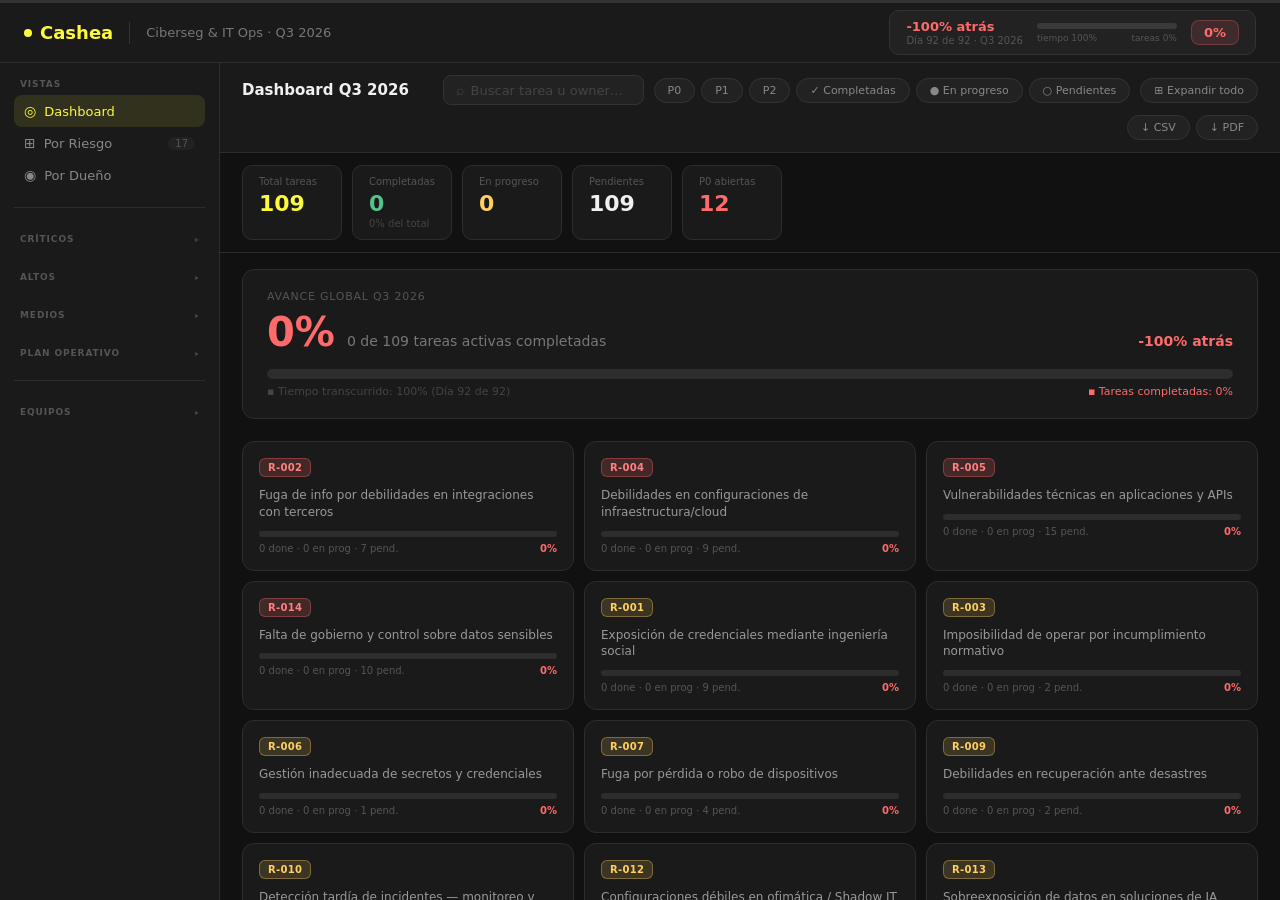
<file: Tareas del Q/ciberseg-tracker/index.html>
<!DOCTYPE html>
<html lang="es">
<head>
<meta charset="UTF-8">
<meta name="viewport" content="width=device-width, initial-scale=1.0">
<meta http-equiv="Content-Security-Policy" content="default-src 'self' https://fonts.googleapis.com https://fonts.gstatic.com; script-src 'self' 'unsafe-inline'; style-src 'self' 'unsafe-inline' https://fonts.googleapis.com; font-src https://fonts.gstatic.com; img-src 'self' data:; connect-src 'none';">
<title>Cashea · Ciberseg & IT Ops Q3 2026</title>
<link href="https://fonts.googleapis.com/css2?family=Poppins:wght@400;500;600;700&display=swap" rel="stylesheet">
<style>
* { box-sizing: border-box; margin: 0; padding: 0; }

body {
  font-family: 'Poppins', system-ui, sans-serif;
  background: #111111;
  color: #F0F0F0;
  height: 100vh;
  overflow: hidden;
  display: flex;
  flex-direction: column;
}

/* ── PACE BAR top ── */
#pace-bar {
  height: 3px;
  background: #2a2a2a;
  position: relative;
  flex-shrink: 0;
}
#pace-time-fill { position: absolute; top:0; left:0; height:100%; background:#333; }
#pace-task-fill { position: absolute; top:0; left:0; height:100%; transition: width .6s; }

/* ── HEADER ── */
header {
  height: 60px;
  background: #1A1A1A;
  border-bottom: 1px solid #2D2D2D;
  display: flex;
  align-items: center;
  padding: 0 24px;
  gap: 16px;
  flex-shrink: 0;
}
.logo {
  font-size: 18px;
  font-weight: 700;
  color: #FDFA3D;
  display: flex;
  align-items: center;
  gap: 8px;
}
.logo-dot { width: 8px; height: 8px; border-radius: 50%; background: #FDFA3D; }
.header-sep { width: 1px; height: 22px; background: #333; }
.header-label { font-size: 13px; color: #777; font-weight: 400; }

.pace-widget {
  margin-left: auto;
  display: flex;
  align-items: center;
  gap: 14px;
  background: #222;
  border: 1px solid #333;
  border-radius: 10px;
  padding: 8px 16px;
}
.pace-widget-text { display: flex; flex-direction: column; gap: 1px; }
.pace-main { font-size: 13px; font-weight: 600; }
.pace-sub  { font-size: 10px; color: #555; }
.pace-track-wrap { display: flex; flex-direction: column; gap: 4px; }
.pace-track {
  width: 140px; height: 6px;
  background: #2D2D2D;
  border-radius: 3px;
  position: relative;
  overflow: hidden;
}
.pace-track-time { position:absolute; top:0; left:0; height:100%; background: #3a3a3a; border-radius:3px; }
.pace-track-tasks { position:absolute; top:0; left:0; height:100%; border-radius:3px; transition: width .6s; }
.pace-legend { display:flex; justify-content:space-between; font-size:9px; color:#555; }
.pace-pct-chip {
  font-size: 13px; font-weight: 700;
  padding: 4px 12px; border-radius: 8px;
  flex-shrink: 0;
}

/* ── APP BODY ── */
.app-body {
  display: flex;
  flex: 1;
  overflow: hidden;
}

/* ── SIDEBAR ── */
nav {
  width: 220px;
  background: #1A1A1A;
  border-right: 1px solid #2D2D2D;
  overflow-y: auto;
  flex-shrink: 0;
  display: flex;
  flex-direction: column;
  padding-bottom: 20px;
}
nav::-webkit-scrollbar { width: 4px; }
nav::-webkit-scrollbar-thumb { background: #333; border-radius: 2px; }

.nav-section { padding: 6px 14px; }
.nav-section-label {
  display: flex; align-items: center; justify-content: space-between;
  font-size: 9px; font-weight: 700;
  color: #555; letter-spacing: .1em;
  text-transform: uppercase;
  padding: 10px 6px 6px;
  cursor: pointer; user-select: none;
  transition: color .15s;
}
.nav-section-label:hover { color: #888; }
.nav-section-label .nav-arrow {
  font-size: 8px; color: #444;
  transition: transform .2s;
}
.nav-section.collapsed .nav-arrow { transform: rotate(-90deg); }
.nav-section-items { overflow: hidden; }
.nav-section.collapsed .nav-section-items { display: none; }
.nav-item {
  display: flex; align-items: center;
  gap: 8px; padding: 8px 10px;
  border-radius: 8px; cursor: pointer;
  font-size: 13px; color: #888;
  transition: background .15s, color .15s;
}
.nav-item:hover { background: #222; color: #CCC; }
.nav-item.active { background: rgba(253,250,61,.1); color: #FDFA3D; }
.nav-dot { width: 8px; height: 8px; border-radius: 50%; flex-shrink: 0; }
.nav-dot-critico { background: #FF6B6B; }
.nav-dot-alto    { background: #FFD060; }
.nav-dot-medio   { background: #52C48A; }
.nav-dot-plan    { background: #7BB3F0; }
.nav-txt { flex: 1; overflow: hidden; text-overflow: ellipsis; white-space: nowrap; }
.nav-badge {
  font-size: 10px; color: #555;
  background: #222; border-radius: 10px;
  padding: 1px 7px; flex-shrink: 0;
}
.nav-item.active .nav-badge { background: rgba(253,250,61,.15); color: #FDFA3D; }
.nav-sep { height: 1px; background: #2D2D2D; margin: 10px 14px; }

/* ── MAIN ── */
main {
  flex: 1;
  display: flex;
  flex-direction: column;
  overflow: hidden;
}

/* ── TOOLBAR ── */
.toolbar {
  background: #1A1A1A;
  border-bottom: 1px solid #2D2D2D;
  padding: 12px 22px;
  display: flex;
  align-items: center;
  gap: 10px;
  flex-shrink: 0;
  flex-wrap: wrap;
}
.toolbar-title { font-size: 15px; font-weight: 600; color: #F0F0F0; flex: 1; min-width: 80px; }
.search-box {
  display: flex; align-items: center; gap: 7px;
  background: #222; border: 1px solid #333;
  border-radius: 8px; padding: 6px 12px;
}
.search-box input {
  background: none; border: none; outline: none;
  font-family: inherit; font-size: 13px;
  color: #F0F0F0; width: 160px;
}
.search-box input::placeholder { color: #444; }
.search-ico { color: #444; font-size: 14px; }

.pills { display: flex; gap: 6px; flex-wrap: wrap; }
.pill {
  font-size: 11px; font-family: inherit;
  padding: 5px 13px; border-radius: 20px;
  border: 1px solid #333; background: #222;
  color: #888; cursor: pointer;
  transition: all .15s;
}
.pill:hover { border-color: #444; color: #CCC; }
.pill.active-p0  { background: rgba(255,107,107,.15); border-color: rgba(255,107,107,.4); color: #FF6B6B; }
.pill.active-p1  { background: rgba(255,208,96,.12);  border-color: rgba(255,208,96,.35); color: #FFD060; }
.pill.active-p2  { background: #2A2A2A; border-color: #444; color: #CCC; }
.pill.active-done { background: rgba(82,196,138,.12); border-color: rgba(82,196,138,.35); color: #52C48A; }
.pill.active-in_progress { background: rgba(253,250,61,.08); border-color: rgba(253,250,61,.25); color: #FDFA3D; }
.pill.active-todo { background: #222; border-color: #444; color: #CCC; }

/* ── STATS ── */
.stats {
  display: flex; gap: 10px;
  padding: 12px 22px;
  border-bottom: 1px solid #2D2D2D;
  flex-shrink: 0;
  overflow-x: auto;
}
.stats::-webkit-scrollbar { height: 3px; }
.stat {
  flex-shrink: 0; min-width: 100px;
  background: #1A1A1A; border: 1px solid #2D2D2D;
  border-radius: 10px; padding: 10px 16px;
}
.stat-label { font-size: 10px; color: #555; margin-bottom: 4px; }
.stat-val { font-size: 22px; font-weight: 700; color: #F0F0F0; }
.stat-val.yellow { color: #FDFA3D; }
.stat-val.green  { color: #52C48A; }
.stat-val.amber  { color: #FFD060; }
.stat-val.red    { color: #FF6B6B; }
.stat-sub { font-size: 10px; color: #444; margin-top: 2px; }

/* ── CONTENT SCROLL ── */
.content {
  flex: 1; overflow-y: auto;
  padding: 16px 22px;
  display: flex; flex-direction: column; gap: 8px;
}
.content::-webkit-scrollbar { width: 5px; }
.content::-webkit-scrollbar-thumb { background: #2D2D2D; border-radius: 3px; }

/* ── RISK CARD ── */
.risk-card {
  border: 1px solid #2D2D2D;
  border-radius: 12px;
  overflow: hidden;
  background: #1A1A1A;
  transition: border-color .15s;
  flex-shrink: 0;
}
.risk-card:hover { border-color: #3A3A3A; }

.risk-header {
  display: flex; align-items: center; gap: 14px;
  padding: 16px 20px;
  cursor: pointer; user-select: none;
  background: #1A1A1A;
}
.risk-header:hover { background: #1E1E1E; }

.risk-id {
  font-size: 11px; font-weight: 700;
  padding: 4px 10px; border-radius: 6px;
  flex-shrink: 0; letter-spacing: .03em;
  font-family: inherit;
}
.risk-id.critico { background: rgba(255,107,107,.18); color: #FF8080; border: 1px solid rgba(255,107,107,.35); }
.risk-id.alto    { background: rgba(255,208,96,.15);  color: #FFD060; border: 1px solid rgba(255,208,96,.35); }
.risk-id.medio   { background: rgba(82,196,138,.15);  color: #52C48A; border: 1px solid rgba(82,196,138,.35); }
.risk-id.plan    { background: rgba(123,179,240,.15); color: #7BB3F0; border: 1px solid rgba(123,179,240,.35); }

.risk-name {
  flex: 1;
  font-size: 14px; font-weight: 500;
  color: #F0F0F0; line-height: 1.4;
}

.risk-meta {
  display: flex; align-items: center; gap: 16px;
  flex-shrink: 0;
}
.risk-sev-label {
  font-size: 10px; font-weight: 600;
  text-transform: uppercase; letter-spacing: .07em;
  color: #555;
}
.risk-counter { font-size: 11px; color: #555; }
.risk-prog {
  display: flex; align-items: center; gap: 10px;
}
.prog-bar {
  width: 80px; height: 5px;
  background: #2D2D2D; border-radius: 3px; overflow: hidden;
}
.prog-fill { height: 100%; border-radius: 3px; transition: width .4s; }
.prog-pct { font-size: 12px; font-weight: 700; min-width: 34px; text-align: right; }
.chevron {
  font-size: 12px; color: #444;
  transition: transform .2s; flex-shrink: 0;
}
.risk-card.open .chevron { transform: rotate(180deg); }

/* ── TASKS BODY ── */
.tasks-body { display: none; }
.risk-card.open .tasks-body { display: block; }

.task-row {
  display: flex; align-items: flex-start;
  gap: 12px; padding: 12px 20px;
  border-top: 1px solid #222;
  background: #161616;
  transition: background .1s;
}
.task-row:hover { background: #1C1C1C; }
.task-row:last-child { border-radius: 0 0 11px 11px; }

/* status toggle */
.status-btn {
  width: 20px; height: 20px; border-radius: 50%;
  border: 2px solid #333; background: transparent;
  cursor: pointer; flex-shrink: 0; margin-top: 2px;
  display: flex; align-items: center; justify-content: center;
  transition: all .15s; font-size: 11px;
}
.status-btn.todo:hover { border-color: #FFD060; }
.status-btn.in_progress {
  border-color: #FFD060;
  background: rgba(255,208,96,.15);
}
.status-btn.in_progress::after {
  content: ''; width: 8px; height: 8px;
  border-radius: 50%; background: #FFD060;
}
.status-btn.done { border-color: #52C48A; background: #52C48A; }
.status-btn.done::after { content: '✓'; color: #111; font-weight: 800; font-size: 12px; }

.task-info { flex: 1; min-width: 0; }
.task-title {
  font-size: 13px; font-weight: 400;
  color: #DDDDDD; line-height: 1.5;
}
.task-row.done .task-title { color: #444; text-decoration: line-through; }
.task-row.dismissed { opacity: .45; }
.task-row.dismissed .task-title { color: #555; text-decoration: line-through; }
.dismiss-btn {
  background: none; border: none; cursor: pointer;
  font-size: 15px; color: #333; padding: 2px 4px;
  flex-shrink: 0; align-self: flex-start; margin-top: 1px;
  transition: color .15s; line-height: 1;
}
.dismiss-btn:hover { color: #FF6B6B; }
.dismiss-btn.dismissed { color: #FF6B6B; }

.task-chips {
  display: flex; flex-wrap: wrap;
  gap: 5px; margin-top: 6px;
}
.chip {
  font-size: 10px; font-weight: 500;
  padding: 2px 8px; border-radius: 5px;
  white-space: nowrap;
}
.chip-owner  { background: #222; color: #888; border: 1px solid #2D2D2D; cursor: pointer; }
.chip-owner:hover { border-color: #444; color: #BBB; }
.chip-owner.owner-active { background: rgba(253,250,61,.12); color: #FDFA3D; border-color: rgba(253,250,61,.3); }
.task-ts { font-size: 10px; color: #3A3A3A; margin-left: 2px; }
.chip-jul    { background: rgba(255,154,92,.12); color: #FF9A5C; }
.chip-ago    { background: rgba(255,208,96,.1);  color: #FFD060; }
.chip-sep    { background: #1E1E1E; color: #555; }
.chip-none   { background: #1E1E1E; color: #444; }
.chip-epic   { background: rgba(123,179,240,.12); color: #7BB3F0; }
.chip-bau    { background: #1E1E1E; color: #444; }
.chip-api    { background: rgba(82,196,138,.1);  color: #52C48A; }

.prio-chip {
  font-size: 10px; font-weight: 700;
  padding: 2px 8px; border-radius: 5px;
  margin-top: 2px; flex-shrink: 0; align-self: flex-start;
}
.prio-P0 { background: rgba(255,107,107,.18); color: #FF6B6B; }
.prio-P1 { background: rgba(255,208,96,.12);  color: #FFD060; }
.prio-P2 { background: #1E1E1E; color: #555; }

/* ── TASK NOTES ── */
.note-btn {
  background: none; border: none; cursor: pointer;
  font-size: 14px; color: #333; padding: 2px 4px;
  flex-shrink: 0; align-self: flex-start; margin-top: 1px;
  transition: color .15s; line-height: 1;
}
.note-btn:hover { color: #777; }
.note-btn.has-note { color: #FDFA3D; }
.note-area {
  display: none;
  padding: 0 20px 12px 52px;
  background: #161616;
  border-top: 1px dashed #222;
}
.note-area.open { display: block; }
.note-textarea {
  width: 100%; min-height: 72px;
  background: #1A1A1A; border: 1px solid #2D2D2D;
  border-radius: 8px; padding: 10px 12px;
  font-family: inherit; font-size: 12px;
  color: #CCC; resize: vertical; outline: none;
  transition: border-color .15s;
}
.note-textarea:focus { border-color: #444; }
.note-textarea::placeholder { color: #3A3A3A; }

/* ── DASHBOARD ── */
.dash-grid {
  display: grid;
  grid-template-columns: repeat(auto-fill, minmax(280px, 1fr));
  gap: 10px;
}
.dash-card {
  background: #1A1A1A; border: 1px solid #2D2D2D;
  border-radius: 12px; padding: 16px;
  cursor: pointer; transition: border-color .15s;
}
.dash-card:hover { border-color: #3A3A3A; }
.dash-card-top { display: flex; align-items: center; gap: 8px; margin-bottom: 10px; }
.dash-card-title { font-size: 12px; color: #999; flex: 1; line-height: 1.4; }
.dash-prog-bar { height: 6px; background: #2D2D2D; border-radius: 3px; overflow: hidden; margin-bottom: 6px; }
.dash-prog-fill { height: 100%; border-radius: 3px; }
.dash-meta { display: flex; justify-content: space-between; font-size: 10px; color: #555; }

/* ── EMPTY ── */
.empty { text-align: center; padding: 70px; color: #444; font-size: 14px; }

/* ── SCROLLBAR global ── */
::-webkit-scrollbar { width: 5px; height: 5px; }
::-webkit-scrollbar-track { background: transparent; }
::-webkit-scrollbar-thumb { background: #2D2D2D; border-radius: 3px; }
</style>
</head>
<body>


<div id="pace-bar">
  <div id="pace-time-fill"></div>
  <div id="pace-task-fill"></div>
</div>

<header>
  <div class="logo"><div class="logo-dot"></div>Cashea</div>
  <div class="header-sep"></div>
  <div class="header-label">Ciberseg &amp; IT Ops · Q3 2026</div>
  <div class="pace-widget">
    <div class="pace-widget-text">
      <div class="pace-main" id="pw-status">—</div>
      <div class="pace-sub"  id="pw-day">Q3: Jul 1 → Sep 30</div>
    </div>
    <div class="pace-track-wrap">
      <div class="pace-track">
        <div class="pace-track-time"  id="pt-time"></div>
        <div class="pace-track-tasks" id="pt-tasks"></div>
      </div>
      <div class="pace-legend">
        <span id="pl-time">tiempo 0%</span>
        <span id="pl-tasks">tareas 0%</span>
      </div>
    </div>
    <div class="pace-pct-chip" id="pw-chip">0%</div>
  </div>
</header>

<div class="app-body">

  <!-- SIDEBAR -->
  <nav id="sidebar">
    <div class="nav-section">
      <div class="nav-section-label">Vistas</div>
      <div class="nav-item active" data-view="dashboard" onclick="setView('dashboard',this)">
        <span style="font-size:14px">◎</span>
        <span class="nav-txt">Dashboard</span>
      </div>
      <div class="nav-item" data-view="risks" onclick="setView('risks',this)">
        <span style="font-size:14px">⊞</span>
        <span class="nav-txt">Por Riesgo</span>
        <span class="nav-badge" id="badge-count">17</span>
      </div>
      <div class="nav-item" data-view="owner" onclick="setView('owner',this)">
        <span style="font-size:14px">◉</span>
        <span class="nav-txt">Por Dueño</span>
      </div>
    </div>

    <div class="nav-sep"></div>

    <div class="nav-section collapsed" id="ns-critico">
      <div class="nav-section-label" onclick="toggleNavSection('ns-critico')">
        <span>Críticos</span><span class="nav-arrow">▾</span>
      </div>
      <div class="nav-section-items" id="nav-critico"></div>
    </div>
    <div class="nav-section collapsed" id="ns-alto">
      <div class="nav-section-label" onclick="toggleNavSection('ns-alto')">
        <span>Altos</span><span class="nav-arrow">▾</span>
      </div>
      <div class="nav-section-items" id="nav-alto"></div>
    </div>
    <div class="nav-section collapsed" id="ns-medio">
      <div class="nav-section-label" onclick="toggleNavSection('ns-medio')">
        <span>Medios</span><span class="nav-arrow">▾</span>
      </div>
      <div class="nav-section-items" id="nav-medio"></div>
    </div>
    <div class="nav-section collapsed" id="ns-plan">
      <div class="nav-section-label" onclick="toggleNavSection('ns-plan')">
        <span>Plan Operativo</span><span class="nav-arrow">▾</span>
      </div>
      <div class="nav-section-items" id="nav-plan"></div>
    </div>

    <div class="nav-sep"></div>

    <div class="nav-section collapsed" id="ns-teams">
      <div class="nav-section-label" onclick="toggleNavSection('ns-teams')">
        <span>Equipos</span><span class="nav-arrow">▾</span>
      </div>
      <div class="nav-section-items" id="nav-teams"></div>
    </div>
  </nav>

  <!-- MAIN -->
  <main>
    <div class="toolbar">
      <span class="toolbar-title" id="toolbar-title">Dashboard Q3 2026</span>
      <div class="search-box">
        <span class="search-ico">⌕</span>
        <input id="search" type="text" placeholder="Buscar tarea u owner…" oninput="renderMain()">
      </div>
      <div class="pills">
        <button class="pill" data-f="P0"          onclick="togglePill(this,'P0')">P0</button>
        <button class="pill" data-f="P1"          onclick="togglePill(this,'P1')">P1</button>
        <button class="pill" data-f="P2"          onclick="togglePill(this,'P2')">P2</button>
        <button class="pill" data-f="done"        onclick="togglePill(this,'done')">✓ Completadas</button>
        <button class="pill" data-f="in_progress" onclick="togglePill(this,'in_progress')">● En progreso</button>
        <button class="pill" data-f="todo"        onclick="togglePill(this,'todo')">○ Pendientes</button>
      </div>
      <button class="pill" id="expand-btn" onclick="toggleExpandAll()">⊞ Expandir todo</button>
      <span id="owner-filter-chip" onclick="clearOwnerFilter()" style="display:none;align-items:center;gap:4px;font-size:11px;font-weight:600;padding:4px 10px;border-radius:20px;background:rgba(253,250,61,.12);color:#FDFA3D;border:1px solid rgba(253,250,61,.3);cursor:pointer"></span>
      <div style="margin-left:auto;display:flex;gap:6px">
        <button class="pill" onclick="exportCSV()" title="Exportar CSV">↓ CSV</button>
        <button class="pill" onclick="exportPDF()" title="Exportar PDF">↓ PDF</button>
      </div>
    </div>

    <div class="stats" id="stats"></div>
    <div class="content" id="content"></div>
  </main>
</div>

<script>
// ═══════════════════════════════════════════════════════
//  DATA
// ═══════════════════════════════════════════════════════
const RISKS = [
  {id:'R-002',sev:'critico',title:'Fuga de info por debilidades en integraciones con terceros'},
  {id:'R-004',sev:'critico',title:'Debilidades en configuraciones de infraestructura/cloud'},
  {id:'R-005',sev:'critico',title:'Vulnerabilidades técnicas en aplicaciones y APIs'},
  {id:'R-014',sev:'critico',title:'Falta de gobierno y control sobre datos sensibles'},
  {id:'R-001',sev:'alto',   title:'Exposición de credenciales mediante ingeniería social'},
  {id:'R-003',sev:'alto',   title:'Imposibilidad de operar por incumplimiento normativo'},
  {id:'R-006',sev:'alto',   title:'Gestión inadecuada de secretos y credenciales'},
  {id:'R-007',sev:'alto',   title:'Fuga por pérdida o robo de dispositivos'},
  {id:'R-009',sev:'alto',   title:'Debilidades en recuperación ante desastres'},
  {id:'R-010',sev:'alto',   title:'Detección tardía de incidentes — monitoreo y logs'},
  {id:'R-012',sev:'alto',   title:'Configuraciones débiles en ofimática / Shadow IT'},
  {id:'R-013',sev:'alto',   title:'Sobreexposición de datos en soluciones de IA'},
  {id:'R-015',sev:'alto',   title:'Accesos no autorizados por falta de gobierno IAM'},
  {id:'R-016',sev:'alto',   title:'Fraude por suplantación de identidad digital de Cashea'},
  {id:'R-008',sev:'medio',  title:'Código malicioso en endpoints corporativos'},
  {id:'R-011',sev:'medio',  title:'Fallas ambientales o acceso físico no controlado'},
  {id:'IT-OPS',sev:'plan',  title:'IT Operations Plan Q3'},
];

const TASKS = [
  {id:'t001',risk:'R-002',title:'Evaluación TPRM de proveedores → 40% de 163 terceros evaluados (hoy 21%)',owner:'Moni + Nico',team:'GRC',type:'BAU',due:'sep',prio:'P1'},
  {id:'t002',risk:'R-002',title:'Inclusión cláusulas de seguridad en contratos → 22% con cláusulas (hoy 9%)',owner:'Moni + Nico',team:'GRC',type:'BAU',due:'sep',prio:'P1'},
  {id:'t003',risk:'R-002',title:'Estándar de integraciones seguras con terceros → 27% de 58 integraciones (hoy 0%)',owner:'DevSecOps',team:'DevSecOps',type:'BAU',due:'sep',prio:'P0'},
  {id:'t004',risk:'R-002',title:'Gestión e intercambio seguro de secretos — SDK CKAX: socializar, inventariar y crear skill/rule',owner:'CloudSec / Jota',team:'CloudSec',type:'EPIC',due:'jul',prio:'P0'},
  {id:'t005',risk:'R-002',title:'Inventario credenciales terceros e internas en SM → 10% de 58 integraciones',owner:'Edgar + Alan',team:'CloudSec',type:'BAU',due:'sep',prio:null},
  {id:'t006',risk:'R-002',title:'Threat Intel para terceros — implementación Checkpoint v2 (hoy v1 cti-news)',owner:'Die + Alan',team:'IRSec',type:'EPIC',due:'ago',prio:'P2'},
  {id:'t007',risk:'R-002',title:'Monitoreo cuentas aliados y alertas por leak de credenciales → 100% casos de uso',owner:'Die + Alan',team:'IRSec',type:'BAU',due:'sep',prio:null},
  {id:'t008',risk:'R-004',title:'Zero Trust — 100% dominios Cashea detrás de Cloudflare (hoy 51%, faltan 27 dominios)',owner:'Edgar + Alan',team:'CloudSec',type:'BAU',due:'sep',prio:'P0'},
  {id:'t009',risk:'R-004',title:'Reducción superficie de ataque — 0 IPs públicas en instancias y BDs (hoy 8)',owner:'Edgar + Alan',team:'CloudSec',type:'EPIC',due:'ago',prio:'P0'},
  {id:'t010',risk:'R-004',title:'Postura seguridad cloud — CSPM automático Trivy+Prowler + dashboard + PoC Wiz (Google)',owner:'Edgar + Alan',team:'CloudSec',type:'EPIC',due:'ago',prio:'P1'},
  {id:'t011',risk:'R-004',title:'CIS compliance cloud — mejorar % en no-prod (hoy 52%) y prod (hoy 54%)',owner:'Edgar + Alan',team:'CloudSec',type:'BAU',due:'sep',prio:'P1'},
  {id:'t012',risk:'R-004',title:'Golden Image para cloud runs — imagen estandarizada en todos los cloud runs',owner:'Jota + Alan / Alexis',team:'DevSecOps',type:'EPIC',due:'sep',prio:'P1'},
  {id:'t013',risk:'R-004',title:'Vuln Management Infra — proceso de escaneo, herramienta interna y tablero',owner:'Edgar + Alan',team:'CloudSec',type:'EPIC',due:'sep',prio:'P2'},
  {id:'t014',risk:'R-004',title:'WARP Cloudflare — configurar egress IP para oficinas VE y split tunnels',owner:'Edgar + Alan',team:'CloudSec',type:'EPIC',due:'jul',prio:'P0'},
  {id:'t015',risk:'R-004',title:'WARP rollout — >95% de 1050 workstations conectadas (hoy 4%, 34 de 1050)',owner:'Edgar + Alan',team:'CloudSec',type:'BAU',due:'ago',prio:null},
  {id:'t016',risk:'R-004',title:'EDR en servidores cloud — 100% con Trend Micro activo (hoy 0%)',owner:'Lu + Ama',team:'Endpoint Sec',type:'BAU',due:'ago',prio:'P0'},
  {id:'t017',risk:'R-005',title:'Vuln Management ASPM — 0% vulns fuera de SLA (hoy 43% de 107 fuera del SLA)',owner:'DevSecOps / Pato',team:'DevSecOps',type:'BAU',due:'sep',prio:'P0'},
  {id:'t018',risk:'R-005',title:'Pipeline seguro CD — Gates y Checks en GCP, 100% PRs y deploys escaneados',owner:'DevSecOps / Pato',team:'DevSecOps',type:'EPIC',due:'sep',prio:'P1'},
  {id:'t019',risk:'R-005',title:'WAF — Cloudflare como primera línea de control + SCP restricción + dashboard',owner:'Gabo + Jota',team:'DevSecOps',type:'EPIC',due:'jul',prio:'P1'},
  {id:'t020',risk:'R-005',title:'Threat Modeling en instancias tempranas — Insurance, IDP, KYC, TRM, Inversiones',owner:'Jota / DevSecOps',team:'DevSecOps',type:'BAU',due:'sep',prio:'P1'},
  {id:'t021',risk:'R-005',title:'Threat Modeling automático con IA — pipeline agente + self service devs',owner:'Gabo + Jota',team:'DevSecOps',type:'EPIC',due:'sep',prio:'P2'},
  {id:'t022',risk:'R-005',title:'Desarrollo Seguro con IA — construir indicadores y mejorar skills y agente',owner:'Jota',team:'DevSecOps',type:'EPIC',due:'sep',prio:'P2'},
  {id:'t023',risk:'R-005',title:'Inventario y test de endpoints (APIs) — 100% inventariados + test de efectividad',owner:'Jota / Gonza',team:'DevSecOps',type:'BAU',due:'jul',prio:'P1'},
  {id:'t024',risk:'R-005',title:'Hardening Github — 100% recomendaciones Legitify implementadas (hoy 36%)',owner:'DevSecOps',team:'DevSecOps',type:'BAU',due:'sep',prio:'P2'},
  {id:'t025',risk:'R-005',title:'Pentest cinta infinita — Loyalty, Wallet, Marketplace, IDP, TRM, CasheaHub',owner:'Jota',team:'AppSec',type:'EPIC',due:'sep',prio:'P1'},
  {id:'t026',risk:'R-005',title:'Pentest Null Point — entregar informe',owner:'Jota',team:'AppSec',type:'EPIC',due:'jul',prio:'P1'},
  {id:'t027',risk:'R-005',title:'Bug Bounty — PoC con Mundo y Wallet',owner:'Jota',team:'AppSec',type:'BAU',due:null,prio:'P1'},
  {id:'t028',risk:'R-005',title:'Pentest Oficinas — ejecutar retest',owner:'Jota',team:'AppSec',type:'EPIC',due:'jul',prio:'P1'},
  {id:'t029',risk:'R-005',title:'SCW — implementar e integrar GHAS+Jira + Learning Path OWASP Cashea',owner:'Kevops / GRC',team:'DevSecOps',type:'EPIC',due:'jul',prio:'P1'},
  {id:'t108',risk:'R-005',title:'Programa Security Champions — diseñar programa formal: responsabilidades, proceso de incorporación',owner:'Jota',team:'AppSec',type:'EPIC',due:'sep',prio:'P1'},
  {id:'t109',risk:'R-005',title:'PoC Kiggu — PoC servicio de Pentest externo continuo',owner:'Offensive',team:'AppSec',type:'EPIC',due:'jul',prio:'P2'},
  {id:'t030',risk:'R-014',title:'Bóveda centralizada datos personales — RFC aceptado, fecha confirmada, implementada',owner:'Duffau / Nico Peralta',team:'DataSec',type:'EPIC',due:null,prio:'P0'},
  {id:'t031',risk:'R-014',title:'Catálogo BigQuery — 100% datasets catalogados con tipo de dato restringido',owner:'Duffau',team:'DataSec',type:'BAU',due:null,prio:'P1'},
  {id:'t032',risk:'R-014',title:'Hardening BQ, Buckets y DBs — 20% BDs, 23% Buckets, 25% BQs en cumplimiento',owner:'Duffau / CloudSec / Devops',team:'DataSec',type:'BAU',due:'sep',prio:'P1'},
  {id:'t033',risk:'R-014',title:'Data Visibility & Logging — activar audit logs en todos los storages + alertas SOC',owner:'Duffau / Nati / Platform',team:'DataSec',type:'API',due:'ago',prio:'P1'},
  {id:'t034',risk:'R-014',title:'Data Retention & Minimization — identificar 100% equipos con PII y enmascarar datos',owner:'Duffau / Nico Peralta',team:'DataSec',type:'EPIC',due:'ago',prio:'P1'},
  {id:'t035',risk:'R-014',title:'Gestión accesos emergency SQL y estrategia para regularizar legacy BigQuery',owner:'Duffau',team:'DataSec',type:'BAU',due:null,prio:'P1'},
  {id:'t036',risk:'R-014',title:'Clasificación y catalogación de datos en otras fuentes',owner:'Duffau',team:'DataSec',type:'BAU',due:null,prio:'P2'},
  {id:'t037',risk:'R-014',title:'Deploy v1 Plataforma Valkyrie / DataShield — gestión owner, inventario, controles y KPIs',owner:'Duffau',team:'DataSec',type:'EPIC',due:null,prio:null},
  {id:'t038',risk:'R-014',title:'[Endpoint] Retirar navegadores no Chrome Enterprise (salvo Edge) → 0 navegadores no autorizados',owner:'Lucia Rasini',team:'Endpoint Sec',type:'EPIC',due:'jul',prio:'P1'},
  {id:'t039',risk:'R-014',title:'[Endpoint] Módulo DLP — activo y políticas configuradas',owner:'Lucia Rasini / Duffau',team:'Endpoint Sec',type:'BAU',due:'ago',prio:'P1'},
  {id:'t040',risk:'R-001',title:'Programa concientización ciberseguridad — >90% avance en 1300 empleados (hoy 85%)',owner:'GRC',team:'GRC',type:'BAU',due:'sep',prio:'P1'},
  {id:'t041',risk:'R-001',title:'Gestión accesos SSO+MFA obligatorio fase 3 — 21 nuevas aplicaciones con SSO',owner:'Agus y Brian',team:'IAM',type:'EPIC',due:'sep',prio:'P0'},
  {id:'t042',risk:'R-001',title:'Cifrado y hardening endpoints — proceso E2E documentado y 100% laptops',owner:'Lucia Rasini',team:'Endpoint Sec',type:'EPIC',due:'ago',prio:'P0'},
  {id:'t043',risk:'R-001',title:'Integración logs críticos al SIEM — Cloudflare WAF, WARP y recursos de red oficinas',owner:'Nati',team:'ObsSec',type:'EPIC',due:'ago',prio:'P1'},
  {id:'t044',risk:'R-001',title:'PAM cuentas privilegiadas — 100% aplicaciones críticas con cuentas de contingencia en PAM',owner:'Agus y Brian',team:'IAM',type:'BAU',due:'sep',prio:'P1'},
  {id:'t045',risk:'R-001',title:'Vishing simulacro C-Level / VPs — ejecución + comunicación awareness de cierre',owner:'GRC',team:'GRC',type:'EPIC',due:'jul',prio:'P2'},
  {id:'t046',risk:'R-001',title:'Phish-prone <10% y reincidentes <5% (hoy 25% y 9% respectivamente)',owner:'GRC',team:'GRC',type:'BAU',due:'sep',prio:'P1'},
  {id:'t047',risk:'R-001',title:'Revisión correos sospechosos — mejorar antispam/antiphishing (380 reportes/mes)',owner:'Lucia y Ama / Moni y Nico',team:'Endpoint Sec',type:'EPIC',due:'ago',prio:'P1'},
  {id:'t048',risk:'R-001',title:'Perfilado de usuarios — documento con perfil y costo TI por grupo',owner:'Ama',team:'IAM',type:'EPIC',due:'ago',prio:'P1'},
  {id:'t049',risk:'R-003',title:'ISO 27001 — 12 políticas SGSI, SoA, alcance del SGSI + reporte periódico de avance',owner:'Moni + Nico',team:'GRC',type:'EPIC',due:'sep',prio:'P1'},
  {id:'t050',risk:'R-003',title:'Controles ISO — mejorar cumplimiento desde 5% en 93 controles + tests (188 y 89)',owner:'Todo el equipo',team:'GRC',type:'BAU',due:'sep',prio:'P1'},
  {id:'t051',risk:'R-006',title:'Rotación segura de credenciales (depende de gestión secretos R-002)',owner:'Alan',team:'CloudSec',type:'BAU',due:null,prio:'P2'},
  {id:'t052',risk:'R-007',title:'Work profile BYOD — 100% dispositivos personales (celulares/tablets) con work profile',owner:'Lucia Rasini',team:'Endpoint Sec',type:'EPIC',due:'sep',prio:'P1'},
  {id:'t053',risk:'R-007',title:'Enrolamiento teléfonos faltantes — 100% de 172 teléfonos en JumpCloud con políticas activas',owner:'Lucia Rasini',team:'Endpoint Sec',type:'BAU',due:'sep',prio:'P1'},
  {id:'t054',risk:'R-007',title:'Linga + bolso (dispositivos físicos de seguridad)',owner:'Ama',team:'IAM',type:'BAU',due:null,prio:'P2'},
  {id:'t055',risk:'R-007',title:'Awareness política uso laptop y ciclo vida activos IT',owner:'Ricci + Ama',team:'GRC',type:'EPIC',due:'ago',prio:'P2'},
  {id:'t056',risk:'R-008',title:'[Endpoint] Categorización Local Apps Trend — 100% apps locales categorizadas en TrendMicro',owner:'Lucia Rasini',team:'Endpoint Sec',type:'BAU',due:'sep',prio:'P1'},
  {id:'t057',risk:'R-008',title:'[Endpoint] Notion Endpoint Security — espacio publicado, accesible y actualizado',owner:'Lucia Rasini',team:'Endpoint Sec',type:'BAU',due:'sep',prio:'P1'},
  {id:'t058',risk:'R-009',title:'BCP — Business Continuity Plan',owner:'Pato Rocca / DevOps',team:'DevSecOps',type:'BAU',due:null,prio:'P1'},
  {id:'t059',risk:'R-009',title:'DRP — Disaster Recovery Plan',owner:'Pato Rocca / DevOps',team:'DevSecOps',type:'BAU',due:null,prio:'P1'},
  {id:'t060',risk:'R-010',title:'SIEM — 60% casos de uso construidos (hoy 29%) + 100% alertas revisadas (hoy 92%)',owner:'ObsSec (Naty)',team:'ObsSec',type:'BAU',due:'sep',prio:'P0'},
  {id:'t061',risk:'R-010',title:'Automatización respuesta incidentes — 40% alertas con respuesta automática (hoy 12%)',owner:'IRSec (Diego)',team:'IRSec',type:'BAU',due:'ago',prio:'P1'},
  {id:'t062',risk:'R-010',title:'Threat Intel — 3 nuevos simulacros + 100% eventos externos analizados',owner:'IRSec (Diego)',team:'IRSec',type:'BAU',due:'sep',prio:'P1'},
  {id:'t063',risk:'R-010',title:'Retención y securización logs — política e implementación para todos los servicios',owner:'ObsSec (Naty)',team:'ObsSec',type:'EPIC',due:'sep',prio:'P2'},
  {id:'t064',risk:'R-010',title:'Agentes AI SOC nivel 1 — 100% alertas atendidas por agente AI (hoy 89%)',owner:'ObsSec + IRSec',team:'ObsSec',type:'BAU',due:'sep',prio:'P1'},
  {id:'t065',risk:'R-010',title:'Procedimiento forensia — toma de evidencia en máquinas virtuales',owner:'IRSec (Diego)',team:'IRSec',type:'EPIC',due:'sep',prio:'P2'},
  {id:'t066',risk:'R-011',title:'Integración PRTG con Extended SOC Nextcom — cobertura nocturna y fines de semana',owner:'IT OPS',team:'IT Ops',type:'BAU',due:'jul',prio:'P1'},
  {id:'t067',risk:'R-012',title:'Hardening Notion — completar 100% configuraciones (hoy 50%)',owner:'GRC',team:'GRC',type:'EPIC',due:'jul',prio:'P1'},
  {id:'t068',risk:'R-012',title:'Hardening Jira',owner:'GRC',team:'GRC',type:'EPIC',due:'ago',prio:'P1'},
  {id:'t069',risk:'R-012',title:'Hardening Miro',owner:'GRC',team:'GRC',type:'EPIC',due:'sep',prio:'P1'},
  {id:'t070',risk:'R-012',title:'Aplicaciones permitidas — whitelist con análisis y justificación',owner:'Moni',team:'GRC',type:'BAU',due:'sep',prio:'P1'},
  {id:'t071',risk:'R-012',title:'Hardening Figma, OpenAI, Claude, Intercom, Guru, HubSpot, Twilio',owner:'GRC',team:'GRC',type:'BAU',due:null,prio:'P2'},
  {id:'t072',risk:'R-012',title:'Chrome Enterprise — 100% políticas CIS aplicadas a todos los endpoints (hoy 0%)',owner:'Lucia Rasini',team:'Endpoint Sec',type:'EPIC',due:'jul',prio:'P1'},
  {id:'t073',risk:'R-012',title:'Categorización Public Cloud Apps Trend — 100% apps cloud categorizadas',owner:'Lucia Rasini',team:'Endpoint Sec',type:'EPIC',due:'jul',prio:'P1'},
  {id:'t074',risk:'R-012',title:'[IAM] DocSend, ILovePDF y similares — revisar y definir gestión o descarte',owner:'IAM',team:'IAM',type:'BAU',due:'sep',prio:'P1'},
  {id:'t075',risk:'R-013',title:'Gen AI Baseline — proceso estándar skills + agente Security Baseline for Humans',owner:'Jota / John Mendoza / Alexis',team:'DevSecOps',type:'EPIC',due:'sep',prio:'P2'},
  {id:'t076',risk:'R-013',title:'Relevamiento plataformas IA — Lunar, LangFuse, n8n, GPT, Claude, Gemini… Discovery + plan',owner:'Jota / John Mendoza',team:'DevSecOps',type:'EPIC',due:'sep',prio:'P1'},
  {id:'t077',risk:'R-013',title:'[IAM] Alta Claude automatización — flujo de alta operativo',owner:'IAM',team:'IAM',type:'EPIC',due:'sep',prio:'P1'},
  {id:'t078',risk:'R-013',title:'[Endpoint] POC Access IA con Trend o revisar opción JumpCloud',owner:'Lucia Rasini / Jota',team:'Endpoint Sec',type:'EPIC',due:null,prio:'P1'},
  {id:'t079',risk:'R-015',title:'Reválida de accesos — 100% aplicaciones revalidadas (GitHub, GCP, Odoo)',owner:'Ama',team:'IAM',type:'BAU',due:'sep',prio:'P2'},
  {id:'t080',risk:'R-015',title:'Findings IAM en GCP Security Command Center — 100% con plan de acción y seguimiento',owner:'IAM / CloudSec',team:'IAM',type:'EPIC',due:'sep',prio:'P1'},
  {id:'t081',risk:'R-015',title:'Proyecto SOD de EY — 100% findings resueltos o mitigados, validado por EY',owner:'IAM',team:'IAM',type:'EPIC',due:'sep',prio:'P0'},
  {id:'t082',risk:'R-015',title:'Migración e integración con Factorial — replicar automatizaciones de altas y bajas',owner:'IAM',team:'IAM',type:'EPIC',due:null,prio:'P1'},
  {id:'t083',risk:'R-015',title:'Servicio chequeo leaks credenciales — integrar Riot, Trend y Checkpoint a IR',owner:'Alan / Die',team:'IRSec',type:'EPIC',due:'sep',prio:'P1'},
  {id:'t084',risk:'R-015',title:'Automatización gestión accesos — quitar aprobación manual IAM en flujos',owner:'IAM',team:'IAM',type:'EPIC',due:'jul',prio:'P1'},
  {id:'t085',risk:'R-016',title:'Brand Protection — crear monitores + SLA 100% casos atendidos',owner:'Die + Alan',team:'IRSec',type:'EPIC',due:'ago',prio:'P1'},
  {id:'t086',risk:'R-016',title:'Awareness Seguridad a Clientes — portal de seguridad + canales oficiales + reporte fraudes',owner:'GRC / Content / Identidad',team:'GRC',type:'EPIC',due:'ago',prio:'P2'},
  {id:'t087',risk:'R-016',title:'Integración contenido awareness en comunicaciones a clientes',owner:'GRC / Content',team:'GRC',type:'EPIC',due:'sep',prio:'P2'},
  {id:'t088',risk:'IT-OPS',title:'SMS — procesos y manuales publicados (compras, ABM equipos, soporte L1)',owner:'IT OPS',team:'IT Ops',type:'BAU',due:'sep',prio:'P1'},
  {id:'t089',risk:'IT-OPS',title:'Dashboard KPIs IT — Looker Studio: equipos, WiFi, sensores, dispositivos de red',owner:'IT OPS',team:'IT Ops',type:'BAU',due:'sep',prio:'P1'},
  {id:'t090',risk:'IT-OPS',title:'Reporte gastos desglosado IT 2026 + costo por usuario calculado',owner:'IT OPS',team:'IT Ops',type:'BAU',due:'sep',prio:'P2'},
  {id:'t091',risk:'IT-OPS',title:'3 nuevos JSM — Legal, Identidad y Servicios Generales operativos',owner:'IT OPS',team:'IT Ops',type:'BAU',due:'sep',prio:'P1'},
  {id:'t092',risk:'IT-OPS',title:'Automatizaciones de compras de proyectos → 100% sin intervención manual',owner:'IT OPS',team:'IT Ops',type:'BAU',due:'sep',prio:'P1'},
  {id:'t093',risk:'IT-OPS',title:'Stack tecnológico + automatizaciones ciclo vida activos en producción con QA aprobado',owner:'IT OPS',team:'IT Ops',type:'BAU',due:'sep',prio:'P1'},
  {id:'t094',risk:'IT-OPS',title:'Agente Rovo para soporte TI desde Slack — resolución de casos L1',owner:'IT OPS',team:'IT Ops',type:'BAU',due:'sep',prio:'P1'},
  {id:'t095',risk:'IT-OPS',title:'Automatizar creación cuentas Apple ID para empleados desde ABM',owner:'IT OPS',team:'IT Ops',type:'BAU',due:'sep',prio:'P1'},
  {id:'t096',risk:'IT-OPS',title:'IT Nacional — Barquisimeto, Lechería, Valencia: 100% estandarizadas con ITSO local',owner:'IT OPS',team:'IT Ops',type:'BAU',due:'sep',prio:'P1'},
  {id:'t097',risk:'IT-OPS',title:'Oficinas Centro Letonia Caracas — 3 nuevas, IT instalado y certificado',owner:'IT OPS',team:'IT Ops',type:'BAU',due:'sep',prio:'P1'},
  {id:'t098',risk:'IT-OPS',title:'Arquitectura y mantenimiento infra Letonia + certificación de red aprobada',owner:'IT OPS',team:'IT Ops',type:'BAU',due:'sep',prio:'P1'},
  {id:'t099',risk:'IT-OPS',title:'Implementación Firewall en oficina Caracas — instalado y en producción',owner:'IT OPS',team:'IT Ops',type:'BAU',due:'sep',prio:'P1'},
  {id:'t100',risk:'IT-OPS',title:'Sistema gestión cajas y garantías — 100% registradas y rastreables',owner:'IT OPS',team:'IT Ops',type:'BAU',due:'sep',prio:'P2'},
  {id:'t101',risk:'IT-OPS',title:'Adecuaciones tecnológicas Piso 9 — mudanza C-Level operativa',owner:'IT OPS',team:'IT Ops',type:'BAU',due:'sep',prio:'P1'},
  {id:'t102',risk:'IT-OPS',title:'Monitoreo flota vehículos GPS — flota corporativa C-Level con monitoreo activo',owner:'IT OPS',team:'IT Ops',type:'BAU',due:'sep',prio:'P1'},
  {id:'t103',risk:'IT-OPS',title:'Baja FreePBX/Maprotel — Twilio como única plataforma de telefonía',owner:'IT OPS',team:'IT Ops',type:'BAU',due:'sep',prio:'P2'},
  {id:'t104',risk:'IT-OPS',title:'Revisión artefactos Atlassian fuera de la organización → 0 proyectos activos externos',owner:'IT OPS',team:'IT Ops',type:'BAU',due:'sep',prio:'P1'},
  {id:'t105',risk:'IT-OPS',title:'Atender auditorías internas — 100% de findings resueltos o mitigados',owner:'IT OPS',team:'IT Ops',type:'BAU',due:'sep',prio:'P1'},
  {id:'t106',risk:'IT-OPS',title:'Caja fuerte piso 18 Bloomberg — adquirida e instalada',owner:'IT OPS',team:'IT Ops',type:'BAU',due:'sep',prio:'P1'},
  {id:'t107',risk:'IT-OPS',title:'Plan estratégico TI Fase 1 — documentada, aprobada e iniciada',owner:'IT OPS',team:'IT Ops',type:'BAU',due:'sep',prio:'P2'},
];

// ═══════════════════════════════════════════════════════
//  STATE
// ═══════════════════════════════════════════════════════
const STORE_KEY = 'cashea_q3_v3';
const NOTES_KEY = 'cashea_q3_notes_v1';
const TS_KEY    = 'cashea_q3_timestamps_v1';
let state = {};
let notes = {};
let timestamps = {};
let openRisks = new Set();
let activeFilters = new Set();
let currentView = 'dashboard';
let riskFilter = null;
let teamFilter = null;
let ownerFilter = null;

function loadState() {
  try { state      = JSON.parse(localStorage.getItem(STORE_KEY)) || {}; } catch { state = {}; }
  try { notes      = JSON.parse(localStorage.getItem(NOTES_KEY)) || {}; } catch { notes = {}; }
  try { timestamps = JSON.parse(localStorage.getItem(TS_KEY))    || {}; } catch { timestamps = {}; }
  TASKS.forEach(t => { if (!state[t.id]) state[t.id] = 'todo'; });
}
function saveState() { localStorage.setItem(STORE_KEY, JSON.stringify(state)); }
function saveTimestamp(id) {
  timestamps[id] = Date.now();
  localStorage.setItem(TS_KEY, JSON.stringify(timestamps));
}

function escapeHTML(str) {
  return String(str)
    .replace(/&/g,'&amp;')
    .replace(/</g,'&lt;')
    .replace(/>/g,'&gt;')
    .replace(/"/g,'&quot;')
    .replace(/'/g,'&#39;');
}

function timeAgo(ts) {
  if (!ts) return '';
  const diff = Math.floor((Date.now() - ts) / 1000);
  if (diff < 60)   return 'hace un momento';
  if (diff < 3600) return `hace ${Math.floor(diff/60)}min`;
  if (diff < 86400) return `hace ${Math.floor(diff/3600)}h`;
  return `hace ${Math.floor(diff/86400)}d`;
}

function cycleStatus(id, ev) {
  ev.stopPropagation();
  if (state[id] === 'dismissed') return; // no ciclar si está desestimada
  const cycle = { todo:'in_progress', in_progress:'done', done:'todo' };
  state[id] = cycle[state[id]] || 'todo';
  saveState(); saveTimestamp(id); renderAll();
}

function toggleDismiss(id, ev) {
  ev.stopPropagation();
  state[id] = state[id] === 'dismissed' ? 'todo' : 'dismissed';
  saveState(); saveTimestamp(id); renderAll();
}

// ── OWNER FILTER ─────────────────────────────────────────
function filterOwner(owner, ev) {
  if (ev) ev.stopPropagation();
  ownerFilter = ownerFilter === owner ? null : owner;
  document.getElementById('owner-filter-chip').textContent =
    ownerFilter ? `👤 ${ownerFilter} ✕` : '';
  document.getElementById('owner-filter-chip').style.display =
    ownerFilter ? 'inline-flex' : 'none';
  renderMain();
}
function clearOwnerFilter() { filterOwner(null); }

// ── EXPORT ───────────────────────────────────────────────
function exportCSV() {
  const rows = [['ID','Riesgo','Título','Owner','Equipo','Tipo','Fecha','Prioridad','Estado','Última actualización','Nota']];
  TASKS.forEach(t => {
    rows.push([
      t.id, t.risk,
      `"${t.title.replace(/"/g,'""')}"`,
      t.owner, t.team, t.type,
      t.due || '', t.prio || '',
      state[t.id] || 'todo',
      timestamps[t.id] ? new Date(timestamps[t.id]).toLocaleString('es-AR') : '',
      `"${(notes[t.id]||'').replace(/"/g,'""')}"`
    ]);
  });
  const csv = rows.map(r => r.join(',')).join('\n');
  const blob = new Blob(['﻿'+csv], { type:'text/csv;charset=utf-8;' });
  const a = document.createElement('a');
  a.href = URL.createObjectURL(blob);
  a.download = `ciberseg-q3-${new Date().toISOString().slice(0,10)}.csv`;
  a.click();
}

function exportPDF() {
  const w = window.open('', '_blank');
  const statusLabel = { todo:'Pendiente', in_progress:'En progreso', done:'Completada' };
  const rows = TASKS.map(t => `
    <tr class="${escapeHTML(state[t.id]||'')}">
      <td>${escapeHTML(t.risk)}</td>
      <td>${escapeHTML(t.title)}</td>
      <td>${escapeHTML(t.owner)}</td>
      <td>${escapeHTML(t.prio||'')}</td>
      <td>${escapeHTML(t.due||'')}</td>
      <td class="st-${escapeHTML(state[t.id]||'')}">${escapeHTML(statusLabel[state[t.id]]||'')}</td>
      <td>${timestamps[t.id] ? new Date(timestamps[t.id]).toLocaleString('es-AR') : '—'}</td>
      <td>${escapeHTML(notes[t.id]||'')}</td>
    </tr>`).join('');
  w.document.write(`<!DOCTYPE html><html><head><meta charset="utf-8">
  <title>Ciberseg Q3 2026</title>
  <style>
    body{font-family:Arial,sans-serif;font-size:11px;color:#111;padding:20px}
    h1{font-size:16px;margin-bottom:4px}p{color:#666;margin-bottom:16px;font-size:11px}
    table{width:100%;border-collapse:collapse}
    th{background:#111;color:#fff;padding:6px 8px;text-align:left;font-size:10px}
    td{padding:5px 8px;border-bottom:1px solid #eee;vertical-align:top}
    tr:nth-child(even) td{background:#f9f9f9}
    .st-done{color:#2a9d5c;font-weight:700}
    .st-in_progress{color:#e6a817;font-weight:700}
    .st-todo{color:#999}
    @media print{body{padding:0}}
  </style></head><body>
  <h1>Ciberseg & IT Ops — Q3 2026</h1>
  <p>Exportado el ${new Date().toLocaleString('es-AR')}</p>
  <table>
    <thead><tr><th>Riesgo</th><th>Tarea</th><th>Owner</th><th>Prio</th><th>Fecha</th><th>Estado</th><th>Último update</th><th>Nota</th></tr></thead>
    <tbody>${rows}</tbody>
  </table>
  <script>window.onload=()=>window.print()<\/script>
  </body></html>`);
  w.document.close();
}

// ═══════════════════════════════════════════════════════
//  FILTERS
// ═══════════════════════════════════════════════════════
function togglePill(btn, f) {
  if (activeFilters.has(f)) { activeFilters.delete(f); btn.className = 'pill'; }
  else { activeFilters.add(f); btn.className = `pill active-${f}`; }
  renderMain();
}

function filtered(tasks) {
  const q = (document.getElementById('search')?.value || '').toLowerCase();
  return tasks.filter(t => {
    if (ownerFilter && t.owner !== ownerFilter) return false;
    if (q && !t.title.toLowerCase().includes(q) && !t.owner.toLowerCase().includes(q)) return false;
    if (!activeFilters.size) return true;
    const prioOk = !['P0','P1','P2'].some(p=>activeFilters.has(p)) || activeFilters.has(t.prio);
    const stOk   = !['todo','in_progress','done'].some(s=>activeFilters.has(s)) || activeFilters.has(state[t.id]);
    return prioOk && stOk;
  });
}

// ═══════════════════════════════════════════════════════
//  PACE
// ═══════════════════════════════════════════════════════
function paceInfo() {
  const now  = new Date();
  const start = new Date('2026-07-01');
  const end   = new Date('2026-09-30');
  const total = 92;
  const elapsed = Math.max(0, Math.min(total, Math.ceil((now - start) / 86400000)));
  const timePct  = Math.round(elapsed / total * 100);
  const active   = TASKS.filter(t => state[t.id] !== 'dismissed').length;
  const done     = TASKS.filter(t => state[t.id] === 'done').length;
  const tasksPct = active ? Math.round(done / active * 100) : 0;
  const diff = tasksPct - timePct;
  let color, label;
  if (elapsed === 0)  { color = '#777'; label = 'Q3 no iniciado'; }
  else if (diff >= 0) { color = '#52C48A'; label = `+${diff}% adelante`; }
  else if (diff >= -15) { color = '#FFD060'; label = `${diff}% atrás`; }
  else                { color = '#FF6B6B'; label = `${diff}% atrás`; }
  return { elapsed, total, timePct, tasksPct, done, color, label };
}

function renderPace() {
  const p = paceInfo();
  // top strip
  document.getElementById('pace-time-fill').style.width  = p.timePct + '%';
  const tf = document.getElementById('pace-task-fill');
  tf.style.width      = p.tasksPct + '%';
  tf.style.background = p.color;
  // widget
  const chip = document.getElementById('pw-chip');
  chip.textContent   = p.tasksPct + '%';
  chip.style.background = p.color + '22';
  chip.style.color      = p.color;
  chip.style.border     = `1px solid ${p.color}44`;
  document.getElementById('pw-status').textContent = p.label;
  document.getElementById('pw-status').style.color  = p.color;
  document.getElementById('pw-day').textContent =
    p.elapsed === 0 ? 'Q3 comienza el 1 Jul 2026' : `Día ${p.elapsed} de ${p.total} · Q3 2026`;
  document.getElementById('pt-time').style.width  = p.timePct + '%';
  const pt = document.getElementById('pt-tasks');
  pt.style.width = p.tasksPct + '%'; pt.style.background = p.color;
  document.getElementById('pl-time').textContent  = `tiempo ${p.timePct}%`;
  document.getElementById('pl-tasks').textContent = `tareas ${p.tasksPct}%`;
}

// ═══════════════════════════════════════════════════════
//  HELPERS
// ═══════════════════════════════════════════════════════
function progColor(pct) {
  if (pct >= 70) return '#52C48A';
  if (pct >= 30) return '#FFD060';
  return '#FF6B6B';
}

function dueChip(due) {
  const map = {
    jul: `<span class="chip chip-jul">Jul</span>`,
    ago: `<span class="chip chip-ago">Ago</span>`,
    sep: `<span class="chip chip-sep">Sep</span>`,
  };
  return map[due] || `<span class="chip chip-none">sin fecha</span>`;
}

function taskHTML(t) {
  const s = state[t.id] || 'todo';
  const typeClass = { EPIC:'chip-epic', BAU:'chip-bau', API:'chip-api' }[t.type] || 'chip-bau';
  const note = notes[t.id] || '';
  const hasNote = note.trim().length > 0;
  const ts = timestamps[t.id] ? `<span class="task-ts">↻ ${timeAgo(timestamps[t.id])}</span>` : '';
  const ownerActive = ownerFilter === t.owner ? ' owner-active' : '';
  return `
  <div class="task-row ${s}" id="row-${t.id}">
    <button class="status-btn ${s}" onclick="cycleStatus('${t.id}',event)" title="Cambiar estado"></button>
    <div class="task-info">
      <div class="task-title">${t.title}</div>
      <div class="task-chips">
        <span class="chip chip-owner${ownerActive}" onclick="filterOwner('${t.owner.replace(/'/g,"\\'")}',event)" title="Filtrar por este owner">◉ ${t.owner}</span>
        ${dueChip(t.due)}
        <span class="chip ${typeClass}">${t.type}</span>
        ${t.prio ? `<span class="prio-chip prio-${t.prio}">${t.prio}</span>` : ''}
        ${ts}
      </div>
      <div class="note-area${hasNote ? ' open' : ''}" id="note-area-${t.id}">
        <textarea class="note-textarea" placeholder="Agregar nota…"
          onchange="saveNote('${t.id}',this.value)"
          oninput="saveNote('${t.id}',this.value)"
        >${escapeHTML(note)}</textarea>
      </div>
    </div>
    <button class="note-btn${hasNote ? ' has-note' : ''}" id="note-btn-${t.id}"
      onclick="toggleNote('${t.id}',event)" title="Nota">✎</button>
    <button class="dismiss-btn${s==='dismissed' ? ' dismissed' : ''}" id="dismiss-btn-${t.id}"
      onclick="toggleDismiss('${t.id}',event)" title="${s==='dismissed' ? 'Reactivar tarea' : 'Desestimar para este Q'}">⊘</button>
  </div>`;
}

function toggleNote(id, ev) {
  ev.stopPropagation();
  const area = document.getElementById('note-area-' + id);
  const btn  = document.getElementById('note-btn-'  + id);
  const open = area.classList.toggle('open');
  if (open) area.querySelector('textarea').focus();
}

function saveNote(id, val) {
  notes[id] = val;
  localStorage.setItem(NOTES_KEY, JSON.stringify(notes));
  saveTimestamp(id);
  const btn = document.getElementById('note-btn-' + id);
  if (btn) btn.classList.toggle('has-note', val.trim().length > 0);
}

// ═══════════════════════════════════════════════════════
//  SIDEBAR
// ═══════════════════════════════════════════════════════
function renderSidebar() {
  const groups = {critico:[], alto:[], medio:[], plan:[]};
  RISKS.forEach(r => groups[r.sev].push(r));

  ['critico','alto','medio','plan'].forEach(sev => {
    document.getElementById('nav-'+sev).innerHTML = groups[sev].map(r => {
      const tasks = TASKS.filter(t => t.risk === r.id);
      const done       = tasks.filter(t => state[t.id] === 'done').length;
      const activeCnt  = tasks.filter(t => state[t.id] !== 'dismissed').length;
      const pct        = activeCnt ? Math.round(done / activeCnt * 100) : 0;
      const activeClass = riskFilter === r.id ? ' active' : '';
      return `<div class="nav-item${activeClass}" onclick="filterRisk('${r.id}')">
        <span class="nav-dot nav-dot-${sev}"></span>
        <span class="nav-txt">${r.id}</span>
        <span class="nav-badge">${pct}%</span>
      </div>`;
    }).join('');
  });

  const teams = [...new Set(TASKS.map(t => t.team))].sort();
  document.getElementById('nav-teams').innerHTML = teams.map(team => {
    const tasks = TASKS.filter(t => t.team === team);
    const done  = tasks.filter(t => state[t.id] === 'done').length;
    const active = teamFilter === team ? ' active' : '';
    return `<div class="nav-item${active}" onclick="filterTeam('${team}')">
      <span style="font-size:10px;color:#555">▸</span>
      <span class="nav-txt">${team}</span>
      <span class="nav-badge">${done}/${tasks.length}</span>
    </div>`;
  }).join('');
}

// ═══════════════════════════════════════════════════════
//  STATS
// ═══════════════════════════════════════════════════════
function renderStats(tasks) {
  const total      = tasks.length;
  const dismissed  = tasks.filter(t => state[t.id] === 'dismissed').length;
  const active     = total - dismissed;
  const done       = tasks.filter(t => state[t.id] === 'done').length;
  const ip         = tasks.filter(t => state[t.id] === 'in_progress').length;
  const todo       = tasks.filter(t => state[t.id] === 'todo').length;
  const p0         = tasks.filter(t => t.prio === 'P0' && state[t.id] !== 'done' && state[t.id] !== 'dismissed').length;
  const pct        = active ? Math.round(done / active * 100) : 0;
  document.getElementById('stats').innerHTML = `
    <div class="stat"><div class="stat-label">Total tareas</div><div class="stat-val yellow">${total}</div></div>
    <div class="stat"><div class="stat-label">Completadas</div><div class="stat-val green">${done}</div><div class="stat-sub">${pct}% del total</div></div>
    <div class="stat"><div class="stat-label">En progreso</div><div class="stat-val amber">${ip}</div></div>
    <div class="stat"><div class="stat-label">Pendientes</div><div class="stat-val">${todo}</div></div>
    <div class="stat"><div class="stat-label">P0 abiertas</div><div class="stat-val red">${p0}</div></div>
  `;
}

// ═══════════════════════════════════════════════════════
//  RISK VIEW
// ═══════════════════════════════════════════════════════
function renderRiskCard(r, allTasks) {
  const tasks = filtered(allTasks.filter(t => t.risk === r.id));
  if (!tasks.length) return '';
  const done   = tasks.filter(t => state[t.id] === 'done').length;
  const active = tasks.filter(t => state[t.id] !== 'dismissed').length;
  const pct    = active ? Math.round(done / active * 100) : 0;
  const col    = progColor(pct);
  const sev    = r.sev === 'plan' ? 'Plan' : r.sev.charAt(0).toUpperCase() + r.sev.slice(1);
  const isOpen = openRisks.has(r.id);
  return `
  <div class="risk-card${isOpen?' open':''}" id="rc-${r.id}">
    <div class="risk-header" onclick="toggleRisk('${r.id}')">
      <span class="risk-id ${r.sev}">${r.id}</span>
      <span class="risk-name">${r.title}</span>
      <div class="risk-meta">
        <span class="risk-sev-label">${sev}</span>
        <span class="risk-counter">${done}/${active}</span>
        <div class="risk-prog">
          <div class="prog-bar">
            <div class="prog-fill" style="width:${pct}%;background:${col}"></div>
          </div>
          <span class="prog-pct" style="color:${col}">${pct}%</span>
        </div>
      </div>
      <span class="chevron">▾</span>
    </div>
    <div class="tasks-body">${tasks.map(taskHTML).join('')}</div>
  </div>`;
}

// ═══════════════════════════════════════════════════════
//  DASHBOARD VIEW
// ═══════════════════════════════════════════════════════
function renderDashboard() {
  const p = paceInfo();
  let html = `
  <div style="background:#1A1A1A;border:1px solid #2D2D2D;border-radius:12px;padding:20px 24px;margin-bottom:14px">
    <div style="font-size:11px;color:#555;margin-bottom:6px;font-weight:500;text-transform:uppercase;letter-spacing:.07em">Avance global Q3 2026</div>
    <div style="display:flex;align-items:baseline;gap:12px;margin-bottom:14px">
      <span style="font-size:40px;font-weight:700;color:${p.color}">${p.tasksPct}%</span>
      <span style="font-size:14px;color:#777">${p.done} de ${TASKS.filter(t=>state[t.id]!=='dismissed').length} tareas activas completadas</span>
      <span style="margin-left:auto;font-size:14px;font-weight:600;color:${p.color}">${p.label}</span>
    </div>
    <div style="height:10px;background:#222;border-radius:5px;overflow:hidden;position:relative;margin-bottom:6px">
      <div style="position:absolute;top:0;left:0;height:100%;width:${p.timePct}%;background:#2D2D2D;border-radius:5px"></div>
      <div style="position:absolute;top:0;left:0;height:100%;width:${p.tasksPct}%;background:${p.color};border-radius:5px;transition:width .6s"></div>
    </div>
    <div style="display:flex;justify-content:space-between;font-size:11px;color:#444">
      <span>▪ Tiempo transcurrido: ${p.timePct}% (Día ${p.elapsed} de ${p.total})</span>
      <span style="color:${p.color}">▪ Tareas completadas: ${p.tasksPct}%</span>
    </div>
  </div>
  <div class="dash-grid">`;

  RISKS.forEach(r => {
    const tasks = TASKS.filter(t => t.risk === r.id);
    if (!tasks.length) return;
    const done   = tasks.filter(t => state[t.id] === 'done').length;
    const ip     = tasks.filter(t => state[t.id] === 'in_progress').length;
    const active = tasks.filter(t => state[t.id] !== 'dismissed').length;
    const pct    = active ? Math.round(done / active * 100) : 0;
    const col  = progColor(pct);
    html += `
    <div class="dash-card" onclick="filterRisk('${r.id}')">
      <div class="dash-card-top">
        <span class="risk-id ${r.sev}" style="font-size:10px;padding:3px 8px">${r.id}</span>
      </div>
      <div class="dash-card-title">${r.title}</div>
      <div class="dash-prog-bar" style="margin-top:10px">
        <div class="dash-prog-fill" style="width:${pct}%;background:${col}"></div>
      </div>
      <div class="dash-meta">
        <span>${done} done · ${ip} en prog · ${tasks.length-done-ip} pend.</span>
        <span style="color:${col};font-weight:700">${pct}%</span>
      </div>
    </div>`;
  });
  html += '</div>';
  return html;
}

// ═══════════════════════════════════════════════════════
//  OWNER VIEW
// ═══════════════════════════════════════════════════════
function renderOwnerView(tasks) {
  const map = {};
  filtered(tasks).forEach(t => { (map[t.owner] = map[t.owner] || []).push(t); });
  return Object.entries(map).sort((a,b)=>a[0].localeCompare(b[0])).map(([owner, ts]) => {
    const done = ts.filter(t => state[t.id]==='done').length;
    const pct  = Math.round(done / ts.length * 100);
    const col  = progColor(pct);
    const isOpen = openRisks.has('owner-'+owner);
    return `
    <div class="risk-card${isOpen?' open':''}" id="rc-owner-${owner.replace(/\W/g,'_')}">
      <div class="risk-header" onclick="toggleRisk('owner-${owner}')">
        <span class="risk-id plan" style="padding:4px 10px;font-size:10px">◉</span>
        <span class="risk-name">${owner}</span>
        <div class="risk-meta">
          <span class="risk-counter">${done}/${ts.length}</span>
          <div class="risk-prog">
            <div class="prog-bar"><div class="prog-fill" style="width:${pct}%;background:${col}"></div></div>
            <span class="prog-pct" style="color:${col}">${pct}%</span>
          </div>
        </div>
        <span class="chevron">▾</span>
      </div>
      <div class="tasks-body">${ts.map(taskHTML).join('')}</div>
    </div>`;
  }).join('') || '<div class="empty">No hay tareas con los filtros aplicados.</div>';
}

// ═══════════════════════════════════════════════════════
//  MAIN RENDER
// ═══════════════════════════════════════════════════════
function visibleTasks() {
  let tasks = TASKS;
  if (riskFilter) tasks = tasks.filter(t => t.risk === riskFilter);
  if (teamFilter) tasks = tasks.filter(t => t.team === teamFilter);
  return tasks;
}

function renderMain() {
  const tasks = visibleTasks();
  renderStats(filtered(tasks));

  const content = document.getElementById('content');

  if (currentView === 'dashboard') {
    content.innerHTML = renderDashboard(); return;
  }
  if (currentView === 'owner') {
    content.innerHTML = renderOwnerView(tasks); return;
  }

  let risks = RISKS;
  if (riskFilter) risks = risks.filter(r => r.id === riskFilter);
  if (teamFilter) {
    const ids = new Set(TASKS.filter(t => t.team === teamFilter).map(t => t.risk));
    risks = risks.filter(r => ids.has(r.id));
  }

  const html = risks.map(r => renderRiskCard(r, tasks)).filter(Boolean).join('');
  content.innerHTML = html || '<div class="empty">No hay tareas con los filtros aplicados.</div>';
}

// ═══════════════════════════════════════════════════════
//  NAVIGATION
// ═══════════════════════════════════════════════════════
function setView(v, el) {
  currentView = v; riskFilter = null; teamFilter = null;
  document.querySelectorAll('.nav-item[data-view]').forEach(n => n.classList.remove('active'));
  el.classList.add('active');
  const labels = { risks:'Todos los riesgos Q3 2026', dashboard:'Dashboard Q3 2026', owner:'Por dueño' };
  document.getElementById('toolbar-title').textContent = labels[v];
  renderAll();
}

function filterRisk(id) {
  currentView = 'risks'; teamFilter = null;
  riskFilter = riskFilter === id ? null : id;
  document.querySelectorAll('.nav-item[data-view]').forEach(n => n.classList.remove('active'));
  if (!riskFilter) document.querySelector('.nav-item[data-view="risks"]').classList.add('active');
  const r = RISKS.find(x => x.id === id);
  document.getElementById('toolbar-title').textContent = riskFilter ? `${id} — ${r?.title}` : 'Todos los riesgos Q3 2026';
  renderAll();
}

function filterTeam(team) {
  currentView = 'risks'; riskFilter = null;
  teamFilter = teamFilter === team ? null : team;
  document.querySelectorAll('.nav-item[data-view]').forEach(n => n.classList.remove('active'));
  document.getElementById('toolbar-title').textContent = teamFilter ? `Equipo: ${team}` : 'Todos los riesgos Q3 2026';
  renderAll();
}

function toggleRisk(id) {
  if (openRisks.has(id)) openRisks.delete(id); else openRisks.add(id);
  renderMain();
}

function toggleExpandAll() {
  const btn = document.getElementById('expand-btn');
  const allIds = RISKS.map(r => r.id);
  if (openRisks.size === 0) {
    allIds.forEach(id => openRisks.add(id));
    btn.textContent = '⊟ Colapsar todo';
  } else {
    openRisks.clear();
    btn.textContent = '⊞ Expandir todo';
  }
  renderMain();
}

function toggleNavSection(id) {
  document.getElementById(id).classList.toggle('collapsed');
}

// ═══════════════════════════════════════════════════════
//  INIT
// ═══════════════════════════════════════════════════════
function renderAll() { renderPace(); renderSidebar(); renderMain(); }
loadState();
renderAll();
// auto-refresh cada 5 minutos
setInterval(() => { loadState(); renderAll(); }, 5 * 60 * 1000);
</script>
</body>
</html>
</file>
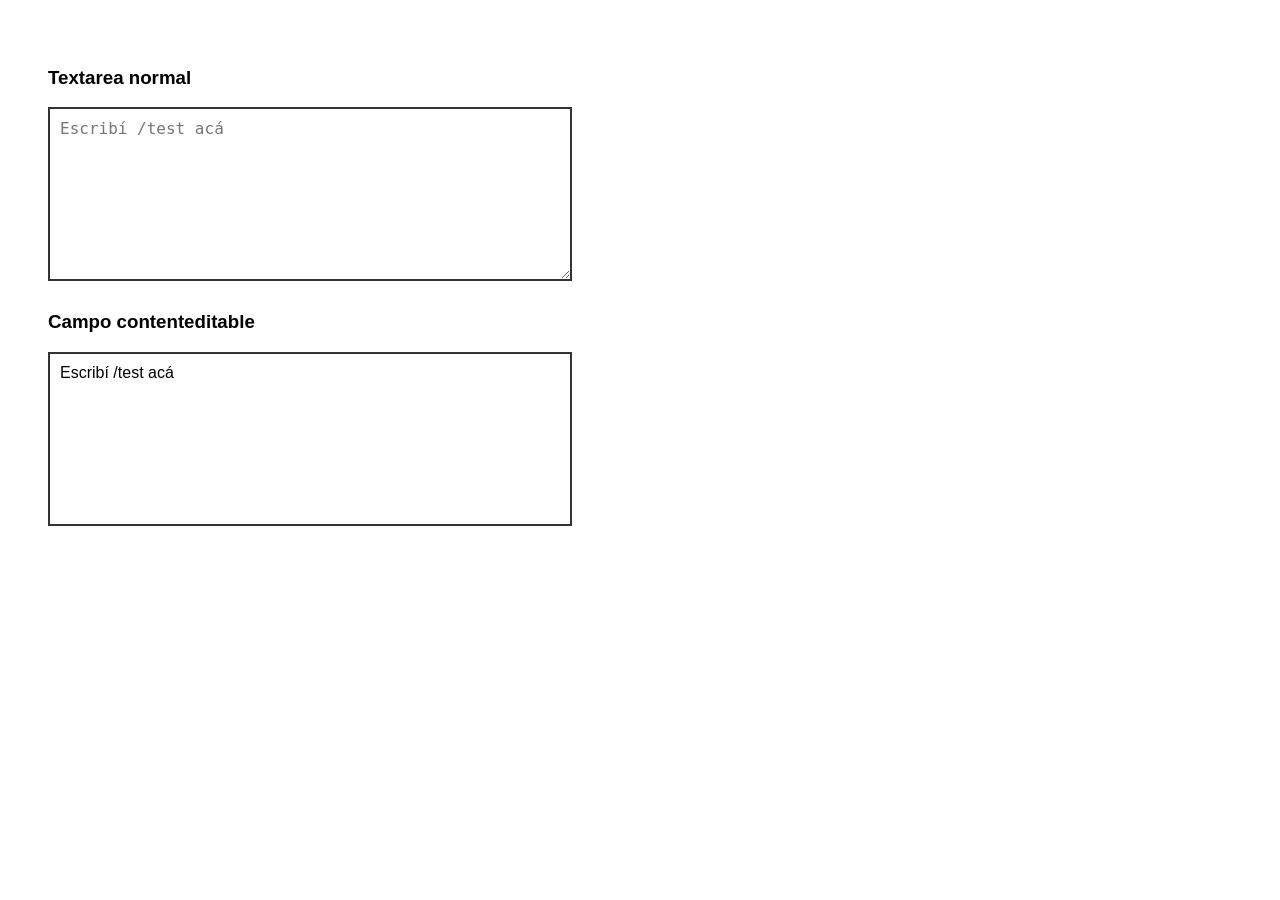
<file: Text Cashea/test.html>
<!DOCTYPE html>
<html lang="es">
<head>
<meta charset="UTF-8">
<title>Test Text Cashea</title>
<style>
  body { font-family: sans-serif; padding: 40px; }
  textarea, div[contenteditable] { display: block; width: 500px; height: 150px; font-size: 16px; margin-bottom: 30px; padding: 10px; border: 2px solid #333; }
</style>
</head>
<body>
  <h3>Textarea normal</h3>
  <textarea placeholder="Escribí /test acá"></textarea>

  <h3>Campo contenteditable</h3>
  <div contenteditable="true">Escribí /test acá</div>
</body>
</html>
</file>
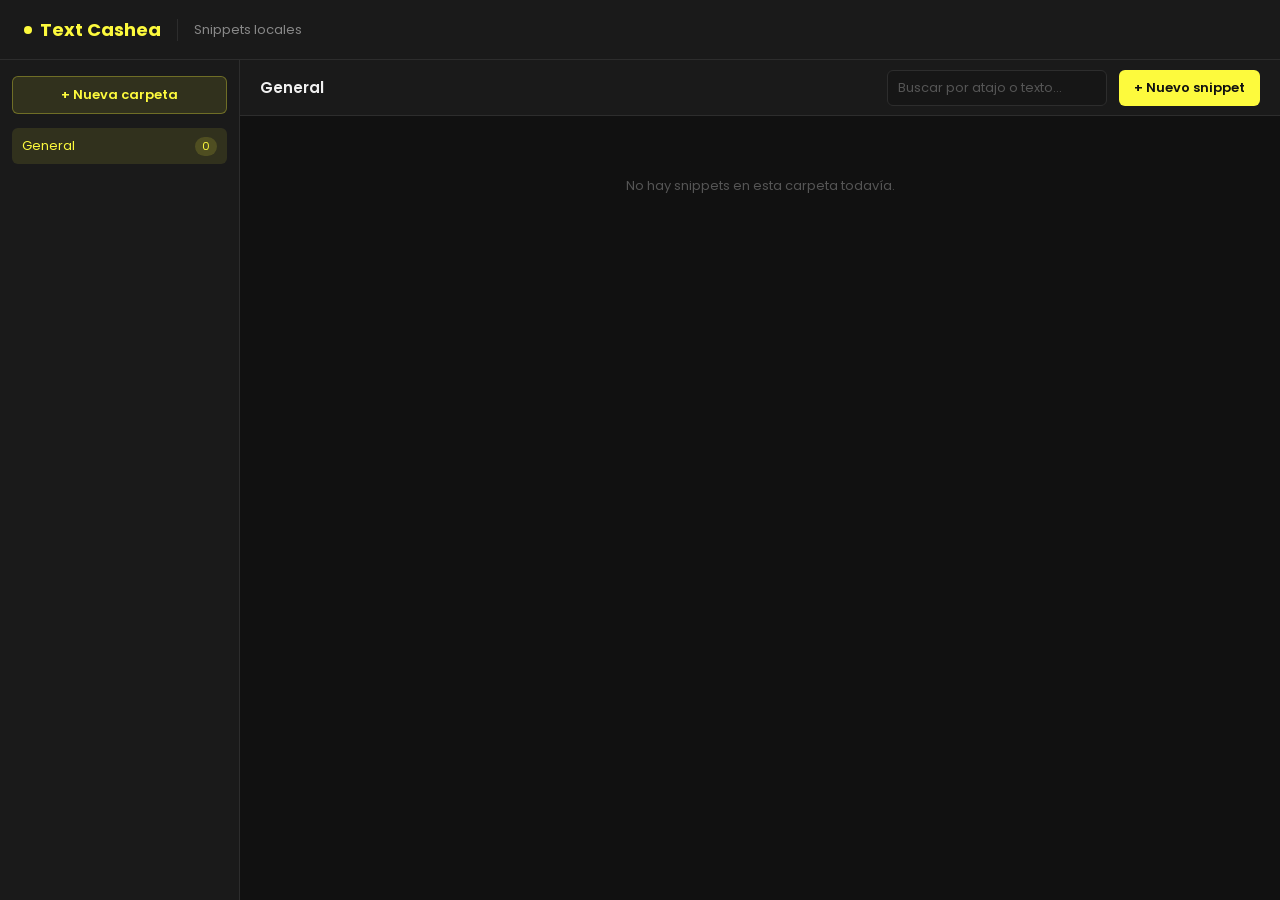
<file: Text Cashea/src/options/options.html>
<!DOCTYPE html>
<html lang="es">
<head>
<meta charset="UTF-8">
<meta name="viewport" content="width=device-width, initial-scale=1.0">
<title>Text Cashea</title>
<link href="https://fonts.googleapis.com/css2?family=Poppins:wght@400;500;600;700&display=swap" rel="stylesheet">
<link rel="stylesheet" href="options.css">
</head>
<body>
  <header>
    <div class="logo"><span class="logo-dot"></span>Text Cashea</div>
    <div class="header-sep"></div>
    <div class="header-label">Snippets locales</div>
  </header>
  <div class="layout">
    <nav id="sidebar" class="sidebar">
      <button id="new-folder-btn" class="nav-action">+ Nueva carpeta</button>
      <div id="folder-list" class="folder-list"></div>
    </nav>
    <main class="main">
      <div class="toolbar">
        <div class="toolbar-title" id="toolbar-title">General</div>
        <input id="search-input" class="search-box" type="text" placeholder="Buscar por atajo o texto...">
        <button id="new-snippet-btn" class="btn-primary">+ Nuevo snippet</button>
      </div>
      <div id="snippet-list" class="snippet-list"></div>
    </main>
  </div>
  <script type="module" src="options.js"></script>
</body>
</html>
</file>
<file: Text Cashea/src/options/options.css>
:root {
  --bg: #111111;
  --panel: #1A1A1A;
  --panel-alt: #161616;
  --border: #2D2D2D;
  --text: #F0F0F0;
  --text-dim: #888888;
  --text-faint: #555555;
  --yellow: #FDFA3D;
  --red: #FF6B6B;
  --amber: #FFD060;
  --green: #52C48A;
  --blue: #7BB3F0;
}

* {
  box-sizing: border-box;
  margin: 0;
  padding: 0;
}

body {
  font-family: 'Poppins', system-ui, sans-serif;
  background: var(--bg);
  color: var(--text);
  height: 100vh;
  display: flex;
  flex-direction: column;
}

header {
  height: 60px;
  background: var(--panel);
  border-bottom: 1px solid var(--border);
  display: flex;
  align-items: center;
  padding: 0 24px;
  gap: 16px;
  flex-shrink: 0;
}

.logo {
  font-size: 18px;
  font-weight: 700;
  color: var(--yellow);
  display: flex;
  align-items: center;
  gap: 8px;
}

.logo-dot {
  width: 8px;
  height: 8px;
  border-radius: 50%;
  background: var(--yellow);
}

.header-sep {
  width: 1px;
  height: 22px;
  background: var(--border);
}

.header-label {
  font-size: 13px;
  color: var(--text-dim);
  font-weight: 400;
}

.layout {
  flex: 1;
  display: flex;
  min-height: 0;
}

.sidebar {
  width: 240px;
  flex-shrink: 0;
  background: var(--panel);
  border-right: 1px solid var(--border);
  padding: 16px 12px;
  overflow-y: auto;
}

.nav-action {
  width: 100%;
  padding: 8px 10px;
  background: rgba(253, 250, 61, 0.1);
  border: 1px solid rgba(253, 250, 61, 0.3);
  color: var(--yellow);
  border-radius: 6px;
  font-family: inherit;
  font-size: 13px;
  font-weight: 600;
  cursor: pointer;
  margin-bottom: 14px;
}

.nav-action:hover {
  background: rgba(253, 250, 61, 0.18);
}

.folder-list {
  display: flex;
  flex-direction: column;
  gap: 2px;
}

.nav-item {
  display: flex;
  align-items: center;
  gap: 8px;
  padding: 8px 10px;
  border-radius: 6px;
  cursor: pointer;
  font-size: 13px;
  color: var(--text);
}

.nav-item:hover {
  background: var(--panel-alt);
}

.nav-item.active {
  background: rgba(253, 250, 61, 0.1);
  color: var(--yellow);
}

.nav-item-name {
  flex: 1;
  overflow: hidden;
  text-overflow: ellipsis;
  white-space: nowrap;
  cursor: pointer;
}

.nav-badge {
  font-size: 11px;
  color: var(--text-dim);
  background: var(--panel-alt);
  border-radius: 10px;
  padding: 1px 7px;
}

.nav-item.active .nav-badge {
  background: rgba(253, 250, 61, 0.15);
  color: var(--yellow);
}

.nav-item-actions {
  display: none;
  gap: 4px;
}

.nav-item:hover .nav-item-actions {
  display: flex;
}

.nav-item-actions button {
  background: none;
  border: none;
  color: var(--text-dim);
  cursor: pointer;
  font-size: 12px;
  padding: 2px 4px;
}

.nav-item-actions button:hover {
  color: var(--text);
}

.main {
  flex: 1;
  display: flex;
  flex-direction: column;
  min-width: 0;
}

.toolbar {
  height: 56px;
  flex-shrink: 0;
  background: var(--panel);
  border-bottom: 1px solid var(--border);
  display: flex;
  align-items: center;
  gap: 12px;
  padding: 0 20px;
}

.toolbar-title {
  font-size: 15px;
  font-weight: 600;
  color: var(--text);
  flex: 1;
  min-width: 80px;
  overflow: hidden;
  text-overflow: ellipsis;
  white-space: nowrap;
}

.search-box {
  background: var(--panel-alt);
  border: 1px solid var(--border);
  border-radius: 6px;
  color: var(--text);
  padding: 7px 10px;
  font-family: inherit;
  font-size: 13px;
  width: 220px;
}

.search-box::placeholder {
  color: var(--text-faint);
}

.btn-primary,
.btn-secondary,
.btn-danger {
  font-family: inherit;
  font-size: 13px;
  font-weight: 600;
  border-radius: 6px;
  padding: 7px 14px;
  cursor: pointer;
  border: 1px solid transparent;
}

.btn-primary {
  background: var(--yellow);
  color: #111111;
}

.btn-primary:hover {
  opacity: 0.9;
}

.btn-secondary {
  background: var(--panel-alt);
  border-color: var(--border);
  color: var(--text);
}

.btn-secondary:hover {
  border-color: #3A3A3A;
}

.btn-danger {
  background: rgba(255, 107, 107, 0.12);
  border-color: rgba(255, 107, 107, 0.35);
  color: var(--red);
}

.btn-danger:hover {
  background: rgba(255, 107, 107, 0.2);
}

.snippet-list {
  flex: 1;
  overflow-y: auto;
  padding: 20px;
  display: flex;
  flex-direction: column;
  gap: 10px;
}

.snippet-card {
  border: 1px solid var(--border);
  border-radius: 8px;
  background: var(--panel);
  padding: 14px 16px;
  cursor: pointer;
}

.snippet-card:hover {
  border-color: #3A3A3A;
}

.snippet-card.editing {
  cursor: default;
}

.snippet-shortcut {
  font-family: 'SFMono-Regular', Consolas, monospace;
  font-size: 13px;
  font-weight: 600;
  color: var(--yellow);
  background: rgba(253, 250, 61, 0.08);
  display: inline-block;
  padding: 2px 8px;
  border-radius: 4px;
  margin-bottom: 6px;
}

.snippet-preview {
  font-size: 13px;
  color: var(--text-dim);
  line-height: 1.4;
  white-space: pre-wrap;
}

.field-label {
  display: block;
  font-size: 11px;
  font-weight: 600;
  color: var(--text-dim);
  text-transform: uppercase;
  letter-spacing: 0.04em;
  margin-bottom: 4px;
}

.shortcut-input,
.body-input {
  width: 100%;
  background: var(--panel-alt);
  border: 1px solid var(--border);
  border-radius: 6px;
  color: var(--text);
  padding: 8px 10px;
  font-family: inherit;
  font-size: 13px;
  margin-bottom: 10px;
  resize: vertical;
}

.shortcut-input {
  font-family: 'SFMono-Regular', Consolas, monospace;
}

.shortcut-input:focus,
.body-input:focus {
  outline: none;
  border-color: var(--yellow);
}

.field-error {
  color: var(--red);
  font-size: 12px;
  margin: -6px 0 10px;
  min-height: 14px;
}

.card-actions {
  display: flex;
  gap: 8px;
}

.empty {
  color: var(--text-faint);
  font-size: 13px;
  padding: 40px 0;
  text-align: center;
}
</file>
